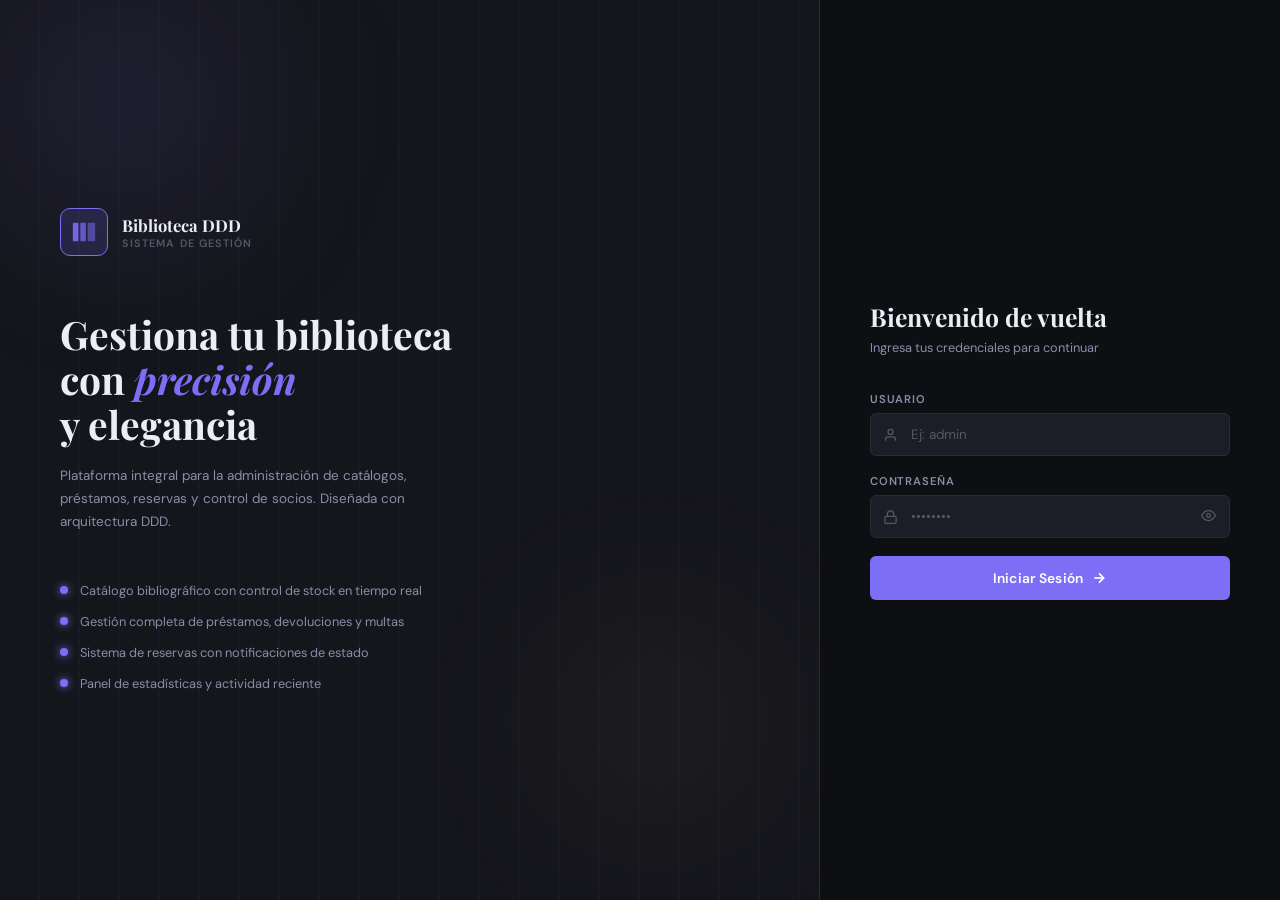
<file: EnfoqueDDD/bibliotecaddd/backend/src/main/resources/static/login.html>
<!DOCTYPE html>
<html lang="es">
<head>
  <meta charset="UTF-8" />
  <meta name="viewport" content="width=device-width, initial-scale=1.0" />
  <title>Biblioteca DDD — Acceso</title>
  <link rel="preconnect" href="https://fonts.googleapis.com" />
  <link rel="preconnect" href="https://fonts.gstatic.com" crossorigin />
  <link href="https://fonts.googleapis.com/css2?family=Playfair+Display:ital,wght@0,400;0,600;0,700;1,400&family=DM+Sans:wght@300;400;500;600&display=swap" rel="stylesheet" />
  <style>
    *, *::before, *::after { box-sizing: border-box; margin: 0; padding: 0; }

    :root {
      --bg-base:      #0e0f13;
      --bg-surface:   #15161c;
      --bg-elevated:  #1c1d26;
      --bg-overlay:   #242533;
      --border:       #2a2b38;
      --border-light: #353649;
      --text-primary:   #ecedf5;
      --text-secondary: #8b8da8;
      --text-muted:     #555669;
      --accent:        #7c6ef5;
      --accent-hover:  #9183f7;
      --accent-dim:    rgba(124, 110, 245, 0.15);
      --gold:          #e8b84b;
      --rose:          #f05465;
      --rose-bg:       rgba(240, 84, 101, 0.1);
      --green:         #34c77b;
      --radius:        10px;
      --radius-sm:     6px;
    }

    html { font-size: 15px; }

    body {
      background: var(--bg-base);
      color: var(--text-primary);
      font-family: 'DM Sans', sans-serif;
      min-height: 100vh;
      display: flex;
      overflow: hidden;
    }

    /* ── LEFT PANEL ── */
    .left-panel {
      flex: 1;
      position: relative;
      display: flex;
      flex-direction: column;
      justify-content: center;
      padding: 60px;
      background: var(--bg-surface);
      border-right: 1px solid var(--border);
      overflow: hidden;
    }

    /* Decorative bookshelf lines */
    .left-panel::before {
      content: '';
      position: absolute;
      inset: 0;
      background:
        repeating-linear-gradient(
          90deg,
          transparent 0,
          transparent 38px,
          rgba(124,110,245,0.04) 38px,
          rgba(124,110,245,0.04) 40px
        );
      pointer-events: none;
    }

    /* Glowing orb */
    .orb {
      position: absolute;
      border-radius: 50%;
      filter: blur(80px);
      pointer-events: none;
    }
    .orb-1 {
      width: 360px; height: 360px;
      background: radial-gradient(circle, rgba(124,110,245,0.18) 0%, transparent 70%);
      top: -80px; left: -60px;
    }
    .orb-2 {
      width: 280px; height: 280px;
      background: radial-gradient(circle, rgba(232,184,75,0.1) 0%, transparent 70%);
      bottom: 40px; right: 20px;
    }

    .left-content {
      position: relative;
      z-index: 1;
    }

    .brand {
      display: flex;
      align-items: center;
      gap: 14px;
      margin-bottom: 56px;
    }

    .brand-icon {
      width: 48px; height: 48px;
      background: var(--accent-dim);
      border: 1px solid var(--accent);
      border-radius: var(--radius);
      display: flex;
      align-items: center;
      justify-content: center;
      color: var(--accent);
    }

    .brand-text-title {
      font-family: 'Playfair Display', serif;
      font-size: 1.1rem;
      font-weight: 700;
      display: block;
      color: var(--text-primary);
    }

    .brand-text-sub {
      font-size: 0.72rem;
      font-weight: 600;
      text-transform: uppercase;
      letter-spacing: 0.1em;
      color: var(--text-muted);
      display: block;
    }

    .left-headline {
      font-family: 'Playfair Display', serif;
      font-size: 2.6rem;
      font-weight: 700;
      line-height: 1.15;
      color: var(--text-primary);
      margin-bottom: 18px;
    }

    .left-headline em {
      font-style: italic;
      color: var(--accent);
    }

    .left-desc {
      font-size: 0.9rem;
      color: var(--text-secondary);
      line-height: 1.7;
      max-width: 380px;
      margin-bottom: 48px;
    }

    /* Feature chips */
    .feature-list {
      display: flex;
      flex-direction: column;
      gap: 14px;
    }

    .feature-item {
      display: flex;
      align-items: center;
      gap: 12px;
      font-size: 0.85rem;
      color: var(--text-secondary);
    }

    .feature-dot {
      width: 8px; height: 8px;
      border-radius: 50%;
      background: var(--accent);
      flex-shrink: 0;
      box-shadow: 0 0 8px var(--accent);
    }

    /* ── RIGHT PANEL ── */
    .right-panel {
      width: 460px;
      display: flex;
      align-items: center;
      justify-content: center;
      padding: 40px 48px;
      background: var(--bg-base);
    }

    .login-card {
      width: 100%;
      max-width: 360px;
    }

    .login-header {
      margin-bottom: 36px;
    }

    .login-title {
      font-family: 'Playfair Display', serif;
      font-size: 1.65rem;
      font-weight: 700;
      color: var(--text-primary);
      margin-bottom: 6px;
    }

    .login-sub {
      font-size: 0.85rem;
      color: var(--text-secondary);
    }

    /* Divider */
    .divider {
      display: flex;
      align-items: center;
      gap: 12px;
      margin: 28px 0;
    }

    .divider::before, .divider::after {
      content: '';
      flex: 1;
      height: 1px;
      background: var(--border);
    }

    .divider span {
      font-size: 0.72rem;
      color: var(--text-muted);
      text-transform: uppercase;
      letter-spacing: 0.08em;
    }

    /* Form */
    .form-group {
      margin-bottom: 18px;
    }

    .form-label {
      display: block;
      font-size: 0.75rem;
      font-weight: 600;
      text-transform: uppercase;
      letter-spacing: 0.07em;
      color: var(--text-secondary);
      margin-bottom: 7px;
    }

    .input-wrap {
      position: relative;
    }

    .input-icon {
      position: absolute;
      left: 13px;
      top: 50%;
      transform: translateY(-50%);
      color: var(--text-muted);
      pointer-events: none;
      transition: color 180ms;
    }

    .form-input {
      width: 100%;
      background: var(--bg-elevated);
      border: 1px solid var(--border);
      border-radius: var(--radius-sm);
      color: var(--text-primary);
      font-family: 'DM Sans', sans-serif;
      font-size: 0.9rem;
      padding: 12px 14px 12px 40px;
      outline: none;
      transition: border-color 180ms, box-shadow 180ms;
    }

    .form-input:focus {
      border-color: var(--accent);
      box-shadow: 0 0 0 3px var(--accent-dim);
    }

    .form-input:focus + .focus-label,
    .input-wrap:focus-within .input-icon {
      color: var(--accent);
    }

    .form-input::placeholder { color: var(--text-muted); }

    /* Toggle password */
    .toggle-pw {
      position: absolute;
      right: 12px;
      top: 50%;
      transform: translateY(-50%);
      background: none;
      border: none;
      color: var(--text-muted);
      cursor: pointer;
      padding: 2px;
      transition: color 180ms;
    }

    .toggle-pw:hover { color: var(--text-secondary); }

    /* Error */
    .error-box {
      display: none;
      background: var(--rose-bg);
      border: 1px solid var(--rose);
      border-radius: var(--radius-sm);
      color: var(--rose);
      font-size: 0.83rem;
      padding: 11px 14px;
      margin-bottom: 18px;
      align-items: center;
      gap: 9px;
    }

    .error-box.show { display: flex; }

    /* Submit btn */
    .btn-login {
      width: 100%;
      padding: 13px;
      background: var(--accent);
      color: #fff;
      border: none;
      border-radius: var(--radius-sm);
      font-family: 'DM Sans', sans-serif;
      font-size: 0.92rem;
      font-weight: 600;
      cursor: pointer;
      transition: background 180ms, transform 180ms, box-shadow 180ms;
      display: flex;
      align-items: center;
      justify-content: center;
      gap: 8px;
      letter-spacing: 0.02em;
      margin-top: 8px;
    }

    .btn-login:hover {
      background: var(--accent-hover);
      box-shadow: 0 4px 20px rgba(124,110,245,0.35);
    }

    .btn-login:active { transform: scale(0.98); }

    .btn-login:disabled {
      opacity: 0.6;
      cursor: default;
    }

    /* Hint */
    .login-hint {
      margin-top: 24px;
      padding: 14px;
      background: var(--bg-elevated);
      border: 1px solid var(--border);
      border-radius: var(--radius-sm);
      font-size: 0.78rem;
      color: var(--text-muted);
      line-height: 1.7;
    }

    .login-hint strong { color: var(--text-secondary); }

    /* Spinner */
    .spinner {
      width: 17px; height: 17px;
      border: 2px solid rgba(255,255,255,0.3);
      border-top-color: #fff;
      border-radius: 50%;
      animation: spin 0.6s linear infinite;
      display: none;
    }

    @keyframes spin { to { transform: rotate(360deg); } }

    /* Responsive */
    @media (max-width: 900px) {
      .left-panel { display: none; }
      .right-panel { width: 100%; padding: 32px 24px; }
    }
  </style>
</head>
<body>

  <!-- Left Panel -->
  <div class="left-panel">
    <div class="orb orb-1"></div>
    <div class="orb orb-2"></div>

    <div class="left-content">
      <div class="brand">
        <div class="brand-icon">
          <svg width="26" height="26" viewBox="0 0 28 28" fill="none">
            <rect x="2" y="4" width="6" height="20" rx="1" fill="currentColor" opacity="0.9"/>
            <rect x="10" y="4" width="6" height="20" rx="1" fill="currentColor" opacity="0.7"/>
            <rect x="18" y="4" width="8" height="20" rx="1" fill="currentColor" opacity="0.5"/>
          </svg>
        </div>
        <div>
          <span class="brand-text-title">Biblioteca DDD</span>
          <span class="brand-text-sub">Sistema de Gestión</span>
        </div>
      </div>

      <h1 class="left-headline">
        Gestiona tu biblioteca<br />con <em>precisión</em><br />y elegancia
      </h1>

      <p class="left-desc">
        Plataforma integral para la administración de catálogos, préstamos,
        reservas y control de socios. Diseñada con arquitectura DDD.
      </p>

      <div class="feature-list">
        <div class="feature-item">
          <span class="feature-dot"></span>
          Catálogo bibliográfico con control de stock en tiempo real
        </div>
        <div class="feature-item">
          <span class="feature-dot"></span>
          Gestión completa de préstamos, devoluciones y multas
        </div>
        <div class="feature-item">
          <span class="feature-dot"></span>
          Sistema de reservas con notificaciones de estado
        </div>
        <div class="feature-item">
          <span class="feature-dot"></span>
          Panel de estadísticas y actividad reciente
        </div>
      </div>
    </div>
  </div>

  <!-- Right Panel: Login Form -->
  <div class="right-panel">
    <div class="login-card">

      <div class="login-header">
        <h2 class="login-title">Bienvenido de vuelta</h2>
        <p class="login-sub">Ingresa tus credenciales para continuar</p>
      </div>

      <div class="error-box" id="errorBox">
        <svg width="15" height="15" viewBox="0 0 24 24" fill="none" stroke="currentColor" stroke-width="2.5">
          <circle cx="12" cy="12" r="10"/><line x1="12" y1="8" x2="12" y2="12"/><line x1="12" y1="16" x2="12.01" y2="16"/>
        </svg>
        <span id="errorMsg">Credenciales incorrectas</span>
      </div>

      <form id="loginForm" autocomplete="off">
        <div class="form-group">
          <label class="form-label" for="username">Usuario</label>
          <div class="input-wrap">
            <svg class="input-icon" width="15" height="15" viewBox="0 0 24 24" fill="none" stroke="currentColor" stroke-width="2">
              <path d="M20 21v-2a4 4 0 0 0-4-4H8a4 4 0 0 0-4 4v2"/><circle cx="12" cy="7" r="4"/>
            </svg>
            <input
              type="text"
              class="form-input"
              id="username"
              placeholder="Ej: admin"
              autocomplete="username"
              required
            />
          </div>
        </div>

        <div class="form-group">
          <label class="form-label" for="password">Contraseña</label>
          <div class="input-wrap">
            <svg class="input-icon" width="15" height="15" viewBox="0 0 24 24" fill="none" stroke="currentColor" stroke-width="2">
              <rect x="3" y="11" width="18" height="11" rx="2" ry="2"/>
              <path d="M7 11V7a5 5 0 0 1 10 0v4"/>
            </svg>
            <input
              type="password"
              class="form-input"
              id="password"
              placeholder="••••••••"
              autocomplete="current-password"
              required
            />
            <button type="button" class="toggle-pw" id="togglePw" title="Mostrar contraseña">
              <svg id="eyeIcon" width="15" height="15" viewBox="0 0 24 24" fill="none" stroke="currentColor" stroke-width="2">
                <path d="M1 12s4-8 11-8 11 8 11 8-4 8-11 8-11-8-11-8z"/>
                <circle cx="12" cy="12" r="3"/>
              </svg>
            </button>
          </div>
        </div>

        <button type="submit" class="btn-login" id="btnLogin">
          <span id="btnText">Iniciar Sesión</span>
          <div class="spinner" id="spinner"></div>
          <svg id="btnArrow" width="16" height="16" viewBox="0 0 24 24" fill="none" stroke="currentColor" stroke-width="2.5">
            <line x1="5" y1="12" x2="19" y2="12"/>
            <polyline points="12 5 19 12 12 19"/>
          </svg>
        </button>
      </form>

    </div>
  </div>

  <script>
    // ─────────────────────────────────────────────
    // CONFIGURACIÓN DE CREDENCIALES
    // Modifica este objeto para cambiar el acceso
    // ─────────────────────────────────────────────
    const CREDENTIALS = {
      admin:       'biblioteca2024',
      bibliotecario: 'biblio123'
    };

    const SESSION_KEY = 'bib_session';

    // Redirect if already logged in
    if (sessionStorage.getItem(SESSION_KEY)) {
      window.location.href = 'index.html';
    }

    // Toggle password visibility
    const pwInput  = document.getElementById('password');
    const toggleBtn = document.getElementById('togglePw');
    const eyeIcon  = document.getElementById('eyeIcon');

    const eyeOpen  = `<path d="M1 12s4-8 11-8 11 8 11 8-4 8-11 8-11-8-11-8z"/><circle cx="12" cy="12" r="3"/>`;
    const eyeClosed = `<path d="M17.94 17.94A10.07 10.07 0 0 1 12 20c-7 0-11-8-11-8a18.45 18.45 0 0 1 5.06-5.94"/><path d="M9.9 4.24A9.12 9.12 0 0 1 12 4c7 0 11 8 11 8a18.5 18.5 0 0 1-2.16 3.19"/><line x1="1" y1="1" x2="23" y2="23"/>`;

    toggleBtn.addEventListener('click', () => {
      const isHidden = pwInput.type === 'password';
      pwInput.type = isHidden ? 'text' : 'password';
      eyeIcon.innerHTML = isHidden ? eyeClosed : eyeOpen;
    });

    // Form submit
    document.getElementById('loginForm').addEventListener('submit', async (e) => {
      e.preventDefault();

      const user = document.getElementById('username').value.trim();
      const pass = document.getElementById('password').value;

      const btn     = document.getElementById('btnLogin');
      const txt     = document.getElementById('btnText');
      const spin    = document.getElementById('spinner');
      const arrow   = document.getElementById('btnArrow');
      const errBox  = document.getElementById('errorBox');
      const errMsg  = document.getElementById('errorMsg');

      // Loading state
      btn.disabled = true;
      txt.textContent = 'Verificando…';
      spin.style.display = 'block';
      arrow.style.display = 'none';
      errBox.classList.remove('show');

      // Simulate a brief delay for UX feel
      await new Promise(r => setTimeout(r, 600));

      const valid = CREDENTIALS[user] && CREDENTIALS[user] === pass;

      if (valid) {
        sessionStorage.setItem(SESSION_KEY, JSON.stringify({ user, loginAt: Date.now() }));
        txt.textContent = '¡Acceso concedido!';
        spin.style.display = 'none';
        btn.style.background = '#34c77b';
        setTimeout(() => {
          window.location.href = 'index.html';
        }, 500);
      } else {
        btn.disabled = false;
        txt.textContent = 'Iniciar Sesión';
        spin.style.display = 'none';
        arrow.style.display = 'block';
        errMsg.textContent = user in CREDENTIALS
          ? 'Contraseña incorrecta. Inténtalo de nuevo.'
          : `El usuario "${user}" no existe.`;
        errBox.classList.add('show');

        // Shake animation on the card
        document.querySelector('.login-card').animate([
          { transform: 'translateX(0)' },
          { transform: 'translateX(-7px)' },
          { transform: 'translateX(7px)' },
          { transform: 'translateX(-5px)' },
          { transform: 'translateX(0)' }
        ], { duration: 350, easing: 'ease-out' });
      }
    });
  </script>
</body>
</html>
</file>
